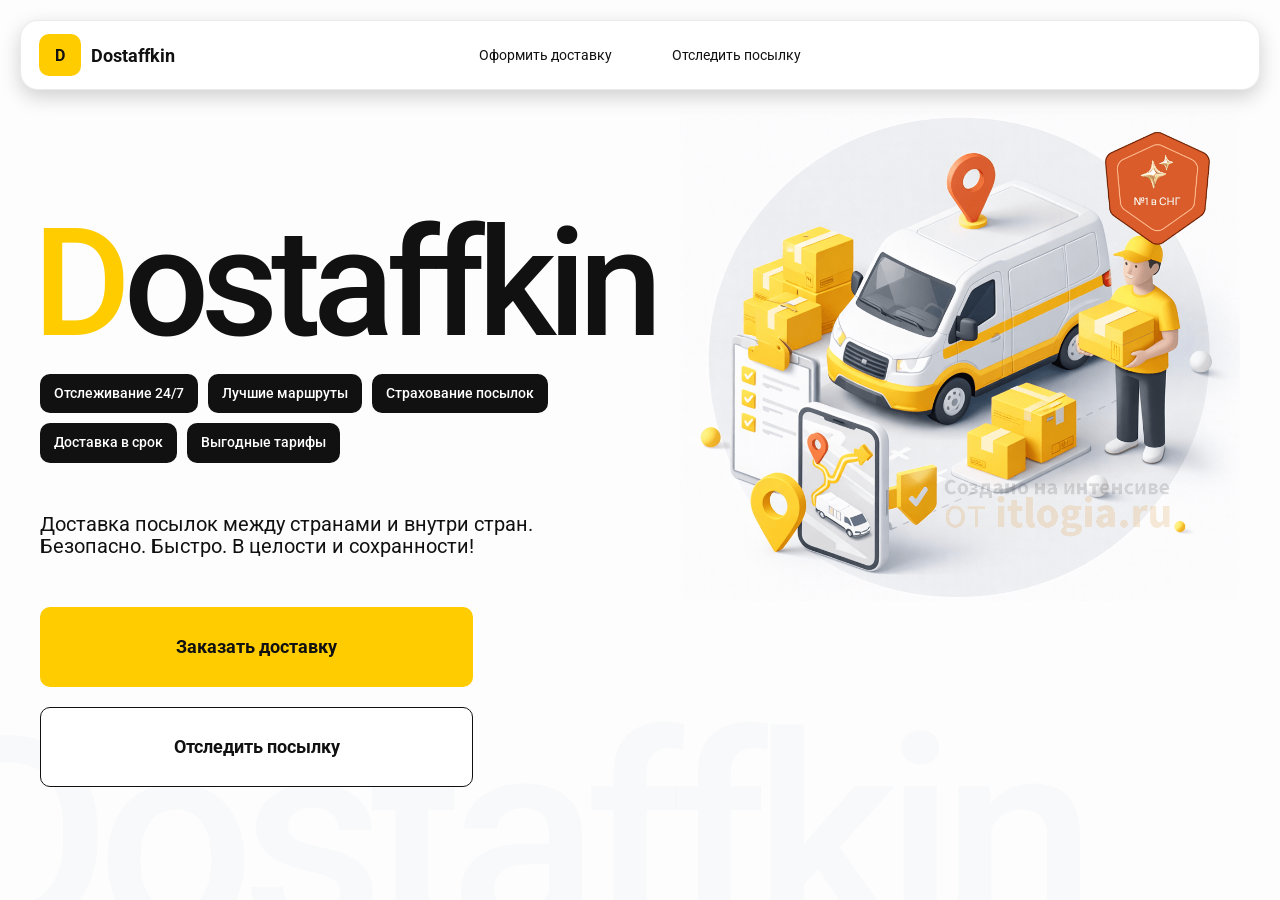
<file: index.html>
<!doctype html>
<html lang="ru">

<head>
    <meta charset="utf-8" />
    <meta name="viewport" content="width=device-width,initial-scale=1,maximum-scale=1,user-scalable=0" />
    <title>Dostaffkin — Доставка посылок между странами и внутри стран. Безопасно. Быстро. В целости и сохранности!</title>
    <link href="styles/base.css" rel="stylesheet" />
    <link href="styles/base_adaptive.css" rel="stylesheet" />
    <link href="styles/index.css" rel="stylesheet" />
    <link href="styles/index_adaptive.css" rel="stylesheet" />
</head>

<body>
    <div class="container">
        <header class="header">
            <a class="header-brand" href="#">
                <div class="header-logo">D</div>
                <div class="header-title">Dostaffkin</div>
            </a>
            <nav class="header-menu">
                <a class="header-link" href="./order.html">Оформить <span>доставку</span></a>
                <a class="header-link" href="./track.html">Отследить <span>посылку</span></a>
            </nav>
        </header>
        <main class="main">
            <section class="main-info">
                <div class="main-title">
                    <span>D</span>ostaffkin
                </div>
                <div class="main-features">
                    <div class="main-feature">Отслеживание 24/7</div>
                    <div class="main-feature">Лучшие маршруты</div>
                    <div class="main-feature">Страхование посылок</div>
                    <div class="main-feature">Доставка в срок</div>
                    <div class="main-feature">Выгодные тарифы</div>
                </div>
                <div class="main-description">
                    Доставка посылок между странами и внутри стран. Безопасно. Быстро. В целости и сохранности!
                </div>
                <div class="main-actions">
                    <a class="button" type="button" href="./order.html">Заказать доставку</a>
                    <a class="button button-white" type="button" href="./track.html">Отследить посылку</a>
                </div>
            </section>
            <div class="main-title-ghost">Dostaffkin</div>
            <section class="main-image">
                <img src="images/main-image.png" alt="Main image" />
            </section>
        </main>
    </div>
</body>

</html>
</file>
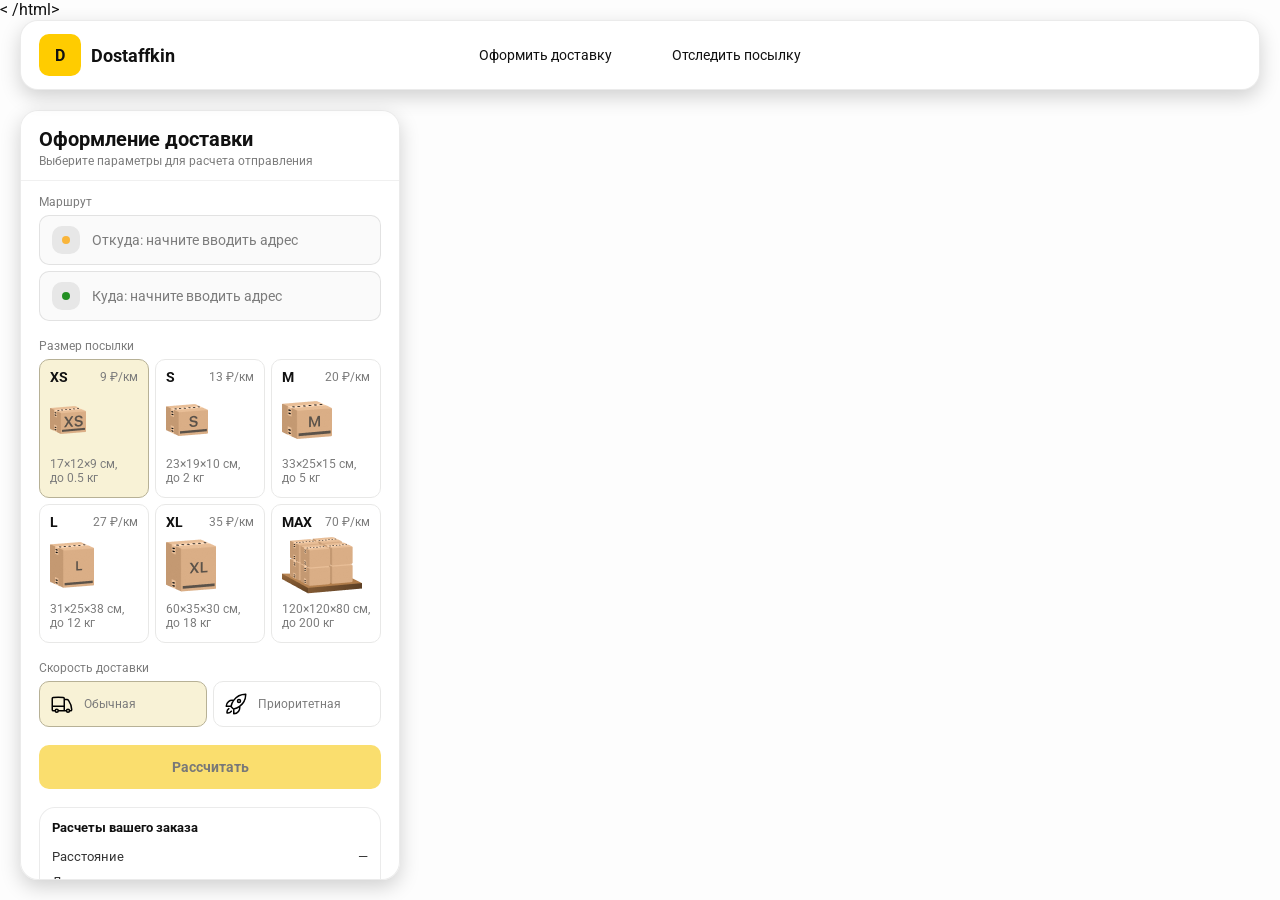
<file: order.html>
<!doctype html>
<html lang="ru">

<head>
    <meta charset="utf-8" />
    <meta name="viewport" content="width=device-width,initial-scale=1,maximum-scale=1,user-scalable=0" />
    <title>Оформление доставки</title>

    <link rel="stylesheet" href="styles/base.css" />
    <link rel="stylesheet" href="styles/base_adaptive.css" />

    <link rel="stylesheet" href="styles/order.css" />
    <link rel="stylesheet" href="styles/order_adaptive.css" />

    <script src="https://testologia.ru/ymc_min.js" data-apikey="ffb87bfa-57bd-41c5-9059-1b8680d32283" data-suggest-apikey="a01d8f84-b26f-4305-a890-fcc15cd6c7b6"></script>
</head>

<body>
    <div id="map"></div>

    <header class="header">
        <a class="header-brand" href="./index.html">
            <div class="header-logo">D</div>
            <div class="header-title">Dostaffkin</div>
        </a>
        <nav class="header-menu">
            <a class="header-link" href="#">Оформить <span>доставку</span></a>
            <a class="header-link" href="./track.html">Отследить <span>посылку</span></a>
        </nav>
    </header>

    <aside class="main" id="sidebar">
        <div class="main-header">
            <div class="main-title">Оформление доставки</div>
            <div class="main-text">Выберите параметры для расчета отправления</div>
        </div>
        <div class="main-content">
            <div class="main-route">
                <div class="main-block-title">Маршрут</div>
                <div class="main-fields">
                    <div class="main-field" id="fromField">
                        <div class="main-pin"></div>
                        <input id="from" placeholder="Откуда: начните вводить адрес" autocomplete="off" />
                        <div class="main-ac" id="fromAc" role="listbox" aria-label="Подсказки адресов"></div>
                    </div>

                    <div class="main-field" id="toField">
                        <div class="main-pin"></div>
                        <input id="to" placeholder="Куда: начните вводить адрес" autocomplete="off" />
                        <div class="main-ac" id="toAc" role="listbox" aria-label="Подсказки адресов"></div>
                    </div>
                </div>
            </div>
            <div class="main-package">
                <div class="main-block-title">Размер посылки</div>

                <div class="main-sizes">
                    <div class="main-size-card is-active" data-value="xs">
                        <div class="main-size-top">
                            <div class="main-size-label">XS</div>
                            <div class="main-size-rate">9 ₽/км</div>
                        </div>
                        <div class="main-size-media">
                            <img src="images/sizes/xs.png" alt="Короб XS" />
                        </div>
                        <div class="main-size-description">17×12×9 см,<br>до 0.5 кг</div>
                    </div>

                    <div class="main-size-card" data-value="s">
                        <div class="main-size-top">
                            <div class="main-size-label">S</div>
                            <div class="main-size-rate">13 ₽/км</div>
                        </div>
                        <div class="main-size-media">
                            <img src="images/sizes/s.png" alt="Короб S" />
                        </div>
                        <div class="main-size-description">23×19×10 см,<br>до 2 кг</div>
                    </div>

                    <div class="main-size-card" data-value="m">
                        <div class="main-size-top">
                            <div class="main-size-label">M</div>
                            <div class="main-size-rate">20 ₽/км</div>
                        </div>
                        <div class="main-size-media">
                            <img src="images/sizes/m.png" alt="Короб M" />
                        </div>
                        <div class="main-size-description">33×25×15 см,<br>до 5 кг</div>
                    </div>

                    <div class="main-size-card" data-value="l">
                        <div class="main-size-top">
                            <div class="main-size-label">L</div>
                            <div class="main-size-rate">27 ₽/км</div>
                        </div>
                        <div class="main-size-media">
                            <img src="images/sizes/l.png" alt="Короб L" />
                        </div>
                        <div class="main-size-description">31×25×38 см,<br>до 12 кг</div>
                    </div>

                    <div class="main-size-card" data-value="xl">
                        <div class="main-size-top">
                            <div class="main-size-label">XL</div>
                            <div class="main-size-rate">35 ₽/км</div>
                        </div>
                        <div class="main-size-media">
                            <img src="images/sizes/xl.png" alt="Короб XL" />
                        </div>
                        <div class="main-size-description">60×35×30 см,<br>до 18 кг</div>
                    </div>

                    <div class="main-size-card" data-value="max">
                        <div class="main-size-top">
                            <div class="main-size-label">MAX</div>
                            <div class="main-size-rate">70 ₽/км</div>
                        </div>
                        <div class="main-size-media main-size-media-palleta">
                            <img src="images/sizes/max.png" alt="Паллета" />
                        </div>
                        <div class="main-size-description">120×120×80 см,<br>до 200 кг</div>
                    </div>
                </div>
            </div>
            <div class="main-speed">
                <div class="main-block-title">Скорость доставки</div>

                <div class="main-speeds">
                    <div class="main-speed-card is-active" data-value="regular">
                        <img class="main-speed-media" src="images/icons/regular.svg" alt="Regular" />
                        <div class="main-speed-description">Обычная</div>
                    </div>
                    <div class="main-speed-card" data-value="fast">
                        <img class="main-speed-media" src="images/icons/fast.svg" alt="Fast" />
                        <div class="main-speed-description">Приоритетная</div>
                    </div>

                </div>
            </div>
            <div class="main-calculate-block">
                <button id="calc" class="button calculate-button" type="button" disabled>Рассчитать</button>
            </div>
            <div class="main-result" id="result">
                <div class="main-result-title">Расчеты вашего заказа</div>
                <div class="main-result-lines">
                    <div class="main-result-line"><span>Расстояние</span><span id="distanceValue">—</span></div>
                    <div class="main-result-line"><span>Доставим через</span><span id="durationValue">—</span></div>
                    <div class="main-result-line"><span>Тариф</span><span id="rateValue">—</span></div>
                </div>
                <div class="main-price">
                    <div class="main-price-label">Итого</div>
                    <div class="main-price-value" id="totalValue">—</div>
                </div>
            </div>
            <div class="main-order-box">
                <div class="main-order-form" id="orderForm">
                    <div class="main-order-title">Оформление доставки</div>
                    <div class="main-block-info-row">
                        <div class="main-block-title">Контакты</div>
                        <div class="order-fields">
                            <div class="main-field">
                                <input id="customerName" placeholder="Ваше имя" autocomplete="off" />
                            </div>
                            <div class="main-field">
                                <input id="customerPhone" placeholder="Ваш телефон" autocomplete="off" inputmode="tel" />
                            </div>
                        </div>
                    </div>
                    <div class="main-block-info-row extra-info">
                        <div class="main-block-title">Дополнительная информация</div>
                        <div class="main-field textarea">
                            <textarea id="comment" placeholder="Детали доставки и комментарии"></textarea>
                        </div>
                    </div>
                    <button id="submit" class="button main-submit-request" type="button" disabled>Отправить
                        заявку
                    </button>
                </div>

                <div class="main-order-success" id="orderSuccess">
                    <div class="main-success-icon">✓</div>
                    <div class="main-success-title">Заявка отправлена!</div>
                    <div class="main-success-title">Номер отправления – <span id="orderId"></span></div>
                    <div class="main-success-subtitle">Мы скоро свяжемся с вами</div>
                </div>
            </div>
        </div>
    </aside>
    <script src="scripts/order.js"></script>
</body>
< /html>
</file>
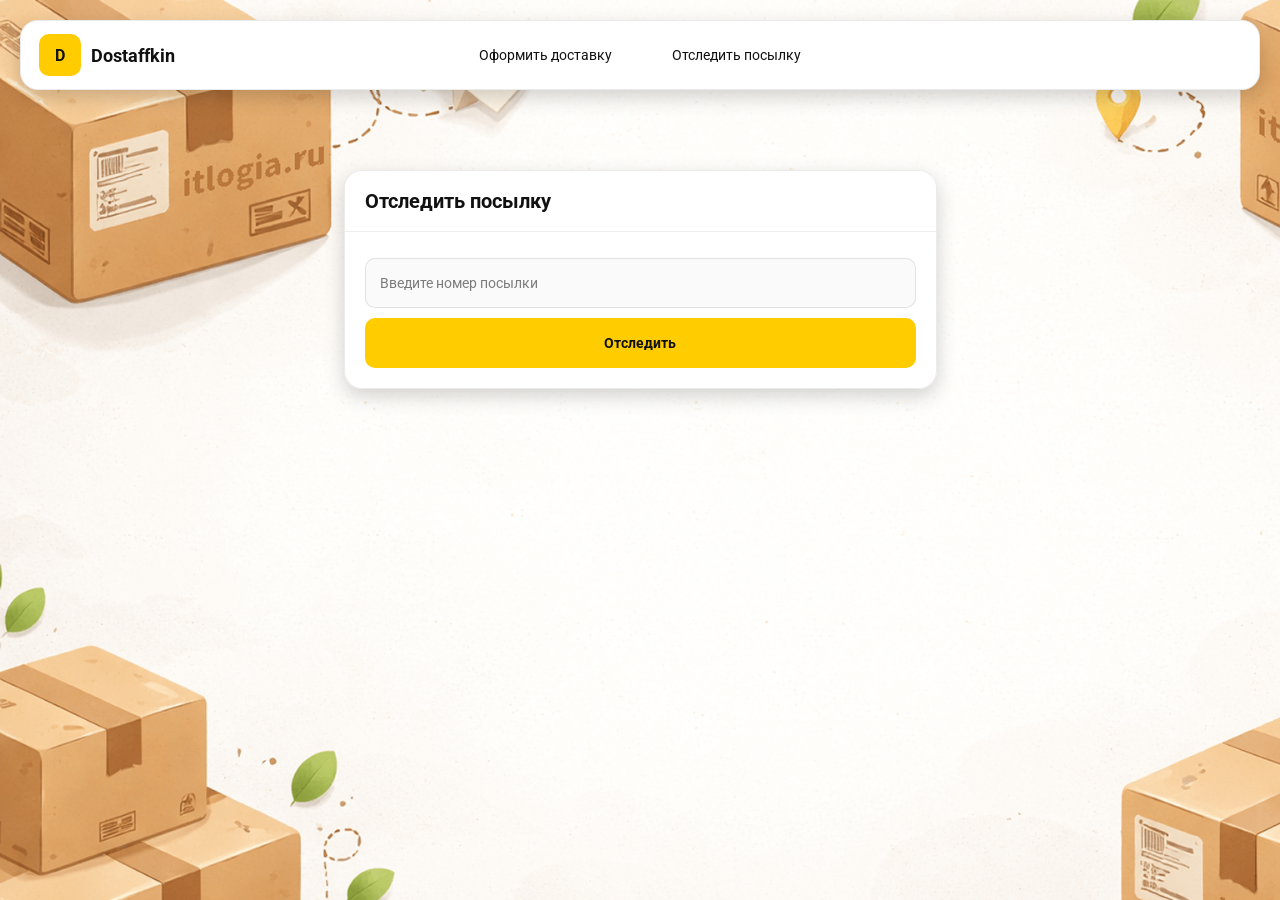
<file: track.html>
<!doctype html>
<html lang="ru">

<head>
    <meta charset="utf-8" />
    <meta name="viewport" content="width=device-width,initial-scale=1,maximum-scale=1,user-scalable=0" />
    <title>Отследить посылку</title>
    <link rel="stylesheet" href="styles/base.css" />
    <link rel="stylesheet" href="styles/base_adaptive.css" />

    <link rel="stylesheet" href="styles/track.css" />
    <link rel="stylesheet" href="styles/track_adaptive.css" />
</head>

<body>
    <div class="container">
        <header class="header">
            <a class="header-brand" href="./index.html">
                <div class="header-logo">D</div>
                <div class="header-title">Dostaffkin</div>
            </a>
            <nav class="header-menu">
                <a class="header-link" href="./order.html">Оформить <span>доставку</span></a>
                <a class="header-link" href="#">Отследить <span>посылку</span></a>
            </nav>
        </header>
        <main class="track-content">
            <section class="track-card track-search">
                <div class="track-title">Отследить посылку</div>
                <div class="track-action">
                    <div class="main-field track-field">
                        <input id="trackNumber" placeholder="Введите номер посылки" autocomplete="off" />
                    </div>
                    <button id="trackButton" class="button track-button" type="button">Отследить</button>
                </div>
            </section>
            <section class="track-card track-result" id="trackResult">
                <div class="track-result-header">
                    <div class="track-id" id="trackIdValue"></div>
                    <div class="track-routes">
                        <div class="track-route">
                            <div class="track-route-pin">
                                <svg xmlns="http://www.w3.org/2000/svg" fill="none" viewBox="0 0 24 24" stroke-width="1.5" stroke="orange" class="size-6">
                                    <path stroke-linecap="round" stroke-linejoin="round"
                                          d="M15 10.5a3 3 0 1 1-6 0 3 3 0 0 1 6 0Z"/>
                                    <path stroke-linecap="round" stroke-linejoin="round"
                                          d="M19.5 10.5c0 7.142-7.5 11.25-7.5 11.25S4.5 17.642 4.5 10.5a7.5 7.5 0 1 1 15 0Z"/>
                                </svg>
                            </div>
                            <div class="track-route-address" id="trackFromValue">
                                Откуда: Москва, улица Арбат, 1
                            </div>
                        </div>
                        <div class="track-route track-route-arrow">
                            <svg xmlns="http://www.w3.org/2000/svg" fill="none" viewBox="0 0 24 24" stroke-width="1.5" stroke="currentColor" class="size-6">
                                <path stroke-linecap="round" stroke-linejoin="round"
                                      d="M19.5 13.5 12 21m0 0-7.5-7.5M12 21V3"/>
                            </svg>
                        </div>
                        <div class="track-route">
                            <div class="track-route-pin">
                                <svg xmlns="http://www.w3.org/2000/svg" fill="none" viewBox="0 0 24 24" stroke-width="1.5" stroke="green" class="size-6">
                                    <path stroke-linecap="round" stroke-linejoin="round"
                                          d="M15 10.5a3 3 0 1 1-6 0 3 3 0 0 1 6 0Z"/>
                                    <path stroke-linecap="round" stroke-linejoin="round"
                                          d="M19.5 10.5c0 7.142-7.5 11.25-7.5 11.25S4.5 17.642 4.5 10.5a7.5 7.5 0 1 1 15 0Z"/>
                                </svg>
                            </div>
                            <div class="track-route-address" id="trackToValue">
                                Куда: Минск, проспект Независимости, 58
                            </div>
                        </div>
                    </div>
                </div>
                <div class="track-info">
                    <div class="track-status-title">Статус данной посылки:</div>
                    <div class="track-status-list" id="trackStatusList">


                        <div class="track-status created">
                            <img src="images/icons/created.svg" class="track-status-icon" alt="Created">
                            <div class="track-status-text">
                                <div class="track-status-text-state">Создан</div>
                                <div class="track-status-text-date">10.01.2026</div>
                            </div>
                        </div>

                        <div class="track-status in-way">
                            <img src="images/icons/in-way.svg" class="track-status-icon" alt="In way">
                            <div class="track-status-text">
                                <div class="track-status-text-state">В пути: Москва</div>
                                <div class="track-status-text-date">18.01.2026</div>
                            </div>
                        </div>

                        <div class="track-status ready">
                            <img src="images/icons/ready.svg" class="track-status-icon" alt="Ready">
                            <div class="track-status-text">
                                <div class="track-status-text-state">Готов к выдаче</div>
                                <div class="track-status-text-date">25.01.2026</div>
                            </div>
                        </div>

                        <div class="track-status done">
                            <img src="images/icons/done.svg" class="track-status-icon" alt="Done">
                            <div class="track-status-text">
                                <div class="track-status-text-state">Вручен</div>
                                <div class="track-status-text-date">27.01.2026</div>
                            </div>
                        </div>

                    </div>
                </div>
            </section>
        </main>
    </div>
    <script src="scripts/track.js"></script>
</body>

</html>
</file>
<file: styles/base.css>
*,
*::before,
*::after {
    box-sizing: border-box;
}

@font-face {
    font-family: "Roboto";
    src: url("../fonts/Roboto-Regular.ttf");
    font-weight: normal;
}

@font-face {
    font-family: "Roboto";
    src: url("../fonts/Roboto-Bold.ttf");
    font-weight: bold;
}

@font-face {
    font-family: "Roboto";
    src: url("../fonts/Roboto-Medium.ttf");
    font-weight: 500;
}

html,
body {
    margin: 0;
    color: #111111;
    font-family: "Roboto", sans-serif;
}

body {
    background: #FDFDFD;
}

.header {
    border-radius: 18px;
    box-shadow: 0 7px 20px 0 #0000002E;
    backdrop-filter: blur(10px);
    background: #ffffff;
    left: 20px;
    border: 1px solid rgba(0, 0, 0, 0.08);
    position: fixed;
    right: 20px;
    top: 20px;
    padding: 14px 18px;
    height: 70px;
    display: flex;
    align-items: center;
    z-index: 6;
}

.header-brand {
    display: flex;
    align-items: center;
    text-decoration: none;
    gap: 10px;
}

.header-logo {
    width: 42px;
    height: 42px;
    border-radius: 10px;
    background: #FFCC00;
    display: grid;
    place-items: center;
    font-weight: bold;
    color: #111;
}

.header-title {
    font-size: 18px;
    font-weight: bold;
    color: #111111;
    text-decoration: none;
}

.header-menu {
    display: flex;
    align-items: center;
    gap: 60px;
    margin: 0;
    position: absolute;
    left: 50%;
    transform: translateX(-50%);
}

.header-link {
    font-size: 14px;
    color: #111111;
    text-decoration: none;
}

.button {
    border: 0;
    outline: none;
    height: 44px;
    border-radius: 10px;
    font-size: 14px;
    font-weight: bold;
    cursor: pointer;
    font-family: inherit;
    transition: transform .08s ease, opacity .12s ease;
    background: #ffcc00;
    color: #111111;
    text-align: center;
    text-decoration: none;
}

.button:hover {
    background-color: #E5BC19;
}

.button:disabled {
    cursor: not-allowed;
    background-color: #FADE6E;
    color: #787878;
    transform: none;
}

.button.button-white {
    background: #ffffff;
    border: 1px solid #111111;
}

.button.button-white:hover {
    background: rgb(241 241 241);
}

.main-field {
    display: flex;
    align-items: center;
    margin-top: 6px;
    gap: 10px;
    border: 1px solid #1111111A;
    background: #FAFAFA;
    border-radius: 10px;
    padding: 10px 12px;
    position: relative;
    box-sizing: border-box;
    height: 50px;
}

.main-field.textarea {
    height: auto;
}

.main-pin {
    width: 28px;
    height: 28px;
    border-radius: 10px;
    background: rgba(17, 17, 17, 0.08);
    display: grid;
    place-items: center;
    flex: 0 0 auto;
    position: relative;
}

.main-pin::before {
    content: "";
    width: 8px;
    height: 8px;
    border-radius: 999px;
    background: orange;
    opacity: .75;
    display: block;
}

.main-field:last-child .main-pin::before {
    background: green;
    opacity: .85;
}

input,
textarea {
    width: 100%;
    border: 0;
    outline: none;
    background: transparent;
    font-size: 14px;
    color: #111111;
    font-family: inherit;
}

textarea {
    resize: vertical;
    min-height: 72px;
    padding: 2px 0;
}

input::placeholder,
textarea::placeholder {
    color: #7C7C7C;
}

.main-field:focus-within {
    border-color: rgba(0, 0, 0, 0.20);
    box-shadow: 0 0 0 4px rgba(255, 204, 0, 0.35);
    background: rgba(255, 255, 255, 0.75);
}
</file>
<file: styles/base_adaptive.css>
@media (max-width: 767px) {
    .header {
        left: 10px;
        right: 10px;
        top: 10px;
    }
    .header-link span {
        display: none;
    }
    .header-menu {
        gap: 20px;
        justify-content: flex-start;
        margin: 0 0 0 30px;
        position: static;
        transform: none;
    }
}

@media (max-width: 420px) {
    .header-title {
        display: none;
    }
}

@media (max-width: 374px) {
    .header-menu {
        gap: 10px;
        margin: 0 0 0 10px;
    }
}
</file>
<file: styles/index.css>
.container {
    overflow: hidden;
    min-height: 100vh;
}

.main {
    padding: 111px 40px 40px;
    position: relative;
    display: flex;
}

.main-info {
    max-width: 840px;
    width: 100%;
    position: relative;
}

.main-title {
    margin-top: 98px;
    font-weight: 500;
    font-size: 200px;
    line-height: 1;
    letter-spacing: -0.05em;
    color: #111111;
    left: -15px;
    position: relative;
}

.main-title span {
    color: #ffcc00;
}

.main-features {
    margin-top: 15px;
    display: flex;
    flex-wrap: wrap;
    gap: 10px;
}

.main-feature {
    background: #111111;
    color: #ffffff;
    padding: 12px 14px;
    font-weight: 500;
    font-size: 14px;
    line-height: 1.1;
    border-radius: 10px;
}

.main-description {
    margin-top: 50px;
    max-width: 500px;
    font-size: 20px;
    line-height: 1.1;
    color: #111111;
}

.main-actions {
    margin-top: 50px;
    display: flex;
    flex-direction: column;
    gap: 20px;
}

.main-actions .button {
    height: 80px;
    width: 433px;
    font-size: 18px;
    font-weight: bold;
    place-items: center;
    display: grid;
}

.main-title-ghost {
    position: absolute;
    z-index: -1;
    left: -70px;
    bottom: -150px;
    font-weight: 500;
    font-size: 278px;
    line-height: 1;
    letter-spacing: -0.05em;
    color: #ECEDF04D;
}

.main-image {
    width: 1024px;
    top: 100px;
    z-index: -2;
}

.main-image img {
    width: 100%;
    max-width: 1024px;
    height: auto;
    display: block;
}
</file>
<file: styles/index_adaptive.css>
@media (max-width: 1760px) {
    .main-title {
        font-size: 150px;
        left: -7px;
    }
    .main-info {
        max-width: 640px;
    }
}

@media (max-width: 1200px) {
    .main-info {
        max-width: 540px;
    }
    .main {
        padding: 111px 20px 20px;
    }
    .main-title {
        font-size: 120px;
        left: -4px;
    }
    .main-title-ghost {
        font-size: 220px;
    }
}

@media (max-width: 1024px) {
    .main-title {
        margin-top: 30px;
    }
    .main {
        flex-direction: column-reverse;
    }
    .main-image {
        max-width: 350px;
        position: absolute;
        left: 370px;
        top: 370px;
    }
    .main-info {
        max-width: 100%;
    }
    .main-actions {
        gap: 10px;
    }
    .main-actions .button {
        height: 50px;
        font-size: 14px;
        width: auto;
        max-width: 300px;
    }
    .main-description {
        max-width: 350px;
    }
}

@media (max-width: 570px) {
    .main-title {
        font-size: 88px;
    }
    .main-description {
        max-width: 100%
    }
    .main-actions {
        width: 100%;
    }
    .main-actions .button {
        width: 100%;
        max-width: 100%
    }
    .main-image {
        max-width: 650px;
        position: absolute;
        left: 170px;
        top: 70px;
        opacity: 0.2;
    }
}

@media (max-width: 400px) {
    .main-title {
        font-size: 70px;
    }
}
</file>
<file: styles/order.css>
#map {
    position: fixed;
    inset: 0;
}

.main {
    border-radius: 18px;
    box-shadow: 0 7px 20px 0 #0000002E;
    backdrop-filter: blur(10px);
    background: rgba(255, 255, 255, 0.96);
    left: 20px;
    border: 1px solid rgba(0, 0, 0, 0.08);
    position: fixed;
    top: 110px;
    bottom: 20px;
    width: 380px;
    display: flex;
    flex-direction: column;
    overflow: hidden;
    z-index: 5;
}

.main-header {
    padding: 18px 18px 12px 18px;
    border-bottom: 1px solid rgba(0, 0, 0, 0.06);
    display: flex;
    flex-direction: column;
}

.main-title {
    font-size: 20px;
    line-height: 100%;
    font-weight: bold;
}

.main-text {
    font-size: 12px;
    margin-top: 5px;
    color: #7C7C7C;
}

.main-content {
    padding: 14px 18px 18px 18px;
    overflow: auto;
    scrollbar-width: none;
    display: flex;
    flex-direction: column;
    gap: 18px;
    flex: 1;
}

.main-block-title {
    font-size: 12px;
    color: #7C7C7C;
}

.main-route .main-block-title,
.main-package .main-block-title {
    margin-bottom: 6px;
}

.main-sizes {
    display: grid;
    gap: 6px;
    grid-template-columns: repeat(3, 1fr);
}

.main-size-card {
    border: 1px solid #E8E8E7;
    background: #FFFFFF;
    border-radius: 10px;
    padding: 10px;
    cursor: pointer;
    user-select: none;
    transition: transform .08s ease, border-color .12s ease, background .12s ease;
    min-height: 139px;
}

.main-size-card:hover {
    transform: translateY(-1px);
}

.main-size-card.is-active {
    background-color: #F8F2D6;
    border-color: #B7B196;
}

.main-size-top {
    display: flex;
    align-items: center;
    justify-content: space-between;
}

.main-size-label {
    font-weight: bold;
    font-size: 14px;
    color: #111111;
    line-height: 100%;
}

.main-size-rate {
    font-size: 12px;
    color: #7C7C7C;
    line-height: 100%;
}

.main-size-media {
    margin-top: 8px;
    height: 57px;
}

.main-size-description {
    margin-top: 8px;
    font-size: 12px;
    color: #7C7C7C;
    line-height: 1.2;
}

.calculate-button {
    width: 100%;
}

.main-result {
    border: 1px solid rgba(0, 0, 0, 0.08);
    background: rgba(255, 255, 255, 0.75);
    border-radius: 16px;
    padding: 12px;
    line-height: 1.25;
}

.main-result-title {
    font-weight: bold;
    font-size: 13px;
    color: #111111;
    margin-bottom: 13px;
}

.main-result-lines {
    gap: 8px;
    display: flex;
    flex-direction: column;
}

.main-result-line {
    font-size: 13px;
    color: rgba(17, 17, 17, 0.85);
    display: flex;
    justify-content: space-between;
}

.main-price {
    margin-top: 18px;
    padding-top: 10px;
    border-top: 1px dashed rgba(0, 0, 0, 0.12);
    display: flex;
    align-items: baseline;
    justify-content: space-between;
}

.main-price-label {
    font-size: 12px;
    color: rgba(17, 17, 17, 0.55);
}

.main-price-value {
    font-size: 20px;
    font-weight: bold;
    color: #111111;
    letter-spacing: -0.3px;
}

.main-order-box {
    background: #ffffff;
    border: 1px solid #E8E8E7;
    border-radius: 10px;
    padding: 12px;
}

.main-order-title {
    margin-bottom: 8px;
    font-weight: bold;
    font-size: 14px;
    color: #111111;
}

.main-block-info {
    display: flex;
    flex-direction: column;
    gap: 6px;
}

.order-fields {
    display: grid;
    grid-template-columns: 1fr 1fr;
    column-gap: 10px;
    margin-top: 6px;
}

.main-block-info-row.extra-info {
    display: block;
    margin-top: 13px;
}

.main-submit-request {
    width: 100%;
    margin-top: 6px;
}

.main-order-success {
    display: none;
    text-align: center;
    padding: 22px 12px;
    gap: 12px;
}

.main-order-success.is-visible {
    display: flex;
    flex-direction: column;
    align-items: center;
}

.main-success-icon {
    width: 56px;
    height: 56px;
    border-radius: 50%;
    background: #16a34a;
    color: #ffffff;
    display: grid;
    place-items: center;
    font-size: 30px;
}

.main-success-title {
    font-size: 14px;
    font-weight: bold;
    color: #111111;
}

.main-success-subtitle {
    font-size: 12px;
    color: rgba(17, 17, 17, 0.55);
    line-height: 1.3;
}

.main-speed .main-block-title {
    margin-bottom: 6px;
}

.main-speeds {
    display: grid;
    gap: 6px;
    grid-template-columns: repeat(2, 1fr);
}

.main-speed-card {
    border: 1px solid #E8E8E7;
    background: #FFFFFF;
    border-radius: 10px;
    padding: 10px;
    cursor: pointer;
    user-select: none;
    transition: transform .08s ease, border-color .12s ease, background .12s ease;
    display: flex;
    align-items: center;
    gap: 10px;
}

.main-speed-card:hover {
    transform: translateY(-1px);
}

.main-speed-card.is-active {
    background-color: #F8F2D6;
    border-color: #B7B196;
}

.main-speed-description {
    font-size: 12px;
    color: #7C7C7C;
    line-height: 1.2;
}
</file>
<file: styles/order_adaptive.css>
@media (max-width: 767px) {
    .main {
        left: 10px;
        right: 10px;
        top: 50%;
        bottom: 12px;
        width: auto;
        max-width: none;
    }
}

@media (max-width: 420px) {
    .main-sizes {
        grid-template-columns: repeat(2, 1fr);
    }
}
</file>
<file: styles/track.css>
.container {
    background: #F4F4F4 url("../images/track-bg.png");
    background-size: cover;
    min-height: 100vh;
    padding: 170px 0 50px 0;
}

.track-content {
    width: 593px;
    margin: 0 auto;
}

.track-card {
    width: 100%;
    border-radius: 18px;
    box-shadow: 0 7px 20px 0 #0000002E;
    backdrop-filter: blur(10px);
    background: rgba(255, 255, 255, 0.96);
    border: 1px solid rgba(0, 0, 0, 0.08);
}

.track-title {
    font-size: 20px;
    line-height: 100%;
    font-weight: bold;
    border-bottom: 1px solid #EEEEEE;
    padding: 20px;
}

.track-action {
    padding: 20px;
}

.track-button {
    width: 100%;
    height: 50px;
}

.track-field {
    margin-bottom: 10px;
}

.track-result {
    margin-top: 5px;
    display: none;
}

.track-result.is-visible {
    display: block;
}

.track-result-header {
    font-weight: bold;
    font-size: 14px;
    color: #111111;
    padding: 20px;
    border-bottom: 1px solid #EEEEEE;
}

.track-id {
    margin-bottom: 12px;
    font-size: 20px;
}

.track-routes {
    display: flex;
    flex-direction: column;
    gap: 10px;
    font-weight: normal;
}

.track-route {
    display: flex;
    align-items: center;
    gap: 10px;
}

.track-route-pin {
    width: 24px;
    height: 24px;
    flex-shrink: 0;
}

.track-route-arrow {
    padding: 15px 0;
    width: 24px;
    height: 24px;
}

.track-info {
    padding: 20px;
}

.track-status {
    display: flex;
    align-items: center;
    font-size: 12px;
    gap: 10px;
}

.track-status-title {
    font-size: 14px;
    color: #111111;
    margin-bottom: 20px;
}

.track-status-list {
    display: flex;
    flex-direction: column;
    gap: 15px;
}

.track-status-icon {
    width: 40px;
    height: 40px;
    border-radius: 50%;
    background: rgba(17, 17, 17, 0.08);
    display: grid;
    place-items: center;
    flex: 0 0 auto;
}

.track-status.created .track-status-icon {
    background-color: #F1CB00;
}

.track-status.in-way .track-status-icon {
    background-color: #F08A11;
}

.track-status.ready .track-status-icon {
    background-color: #A35D0A;
}

.track-status.done .track-status-icon {
    background-color: #37C93B;
}

.track-status-text {
    display: flex;
    align-items: center;
    justify-content: space-between;
    color: #111111;
    font-size: 12px;
    flex: 1;
}

.track-status-date {
    color: rgba(17, 17, 17, 0.55);
}
</file>
<file: styles/track_adaptive.css>
@media (max-width: 767px) {
    .container {
        padding: 130px 0 50px 0;
    }
    .track-content {
        width: 100%;
        padding-left: 10px;
        padding-right: 10px;
    }
    .track-result-header {
        padding: 20px;
    }
}
</file>
